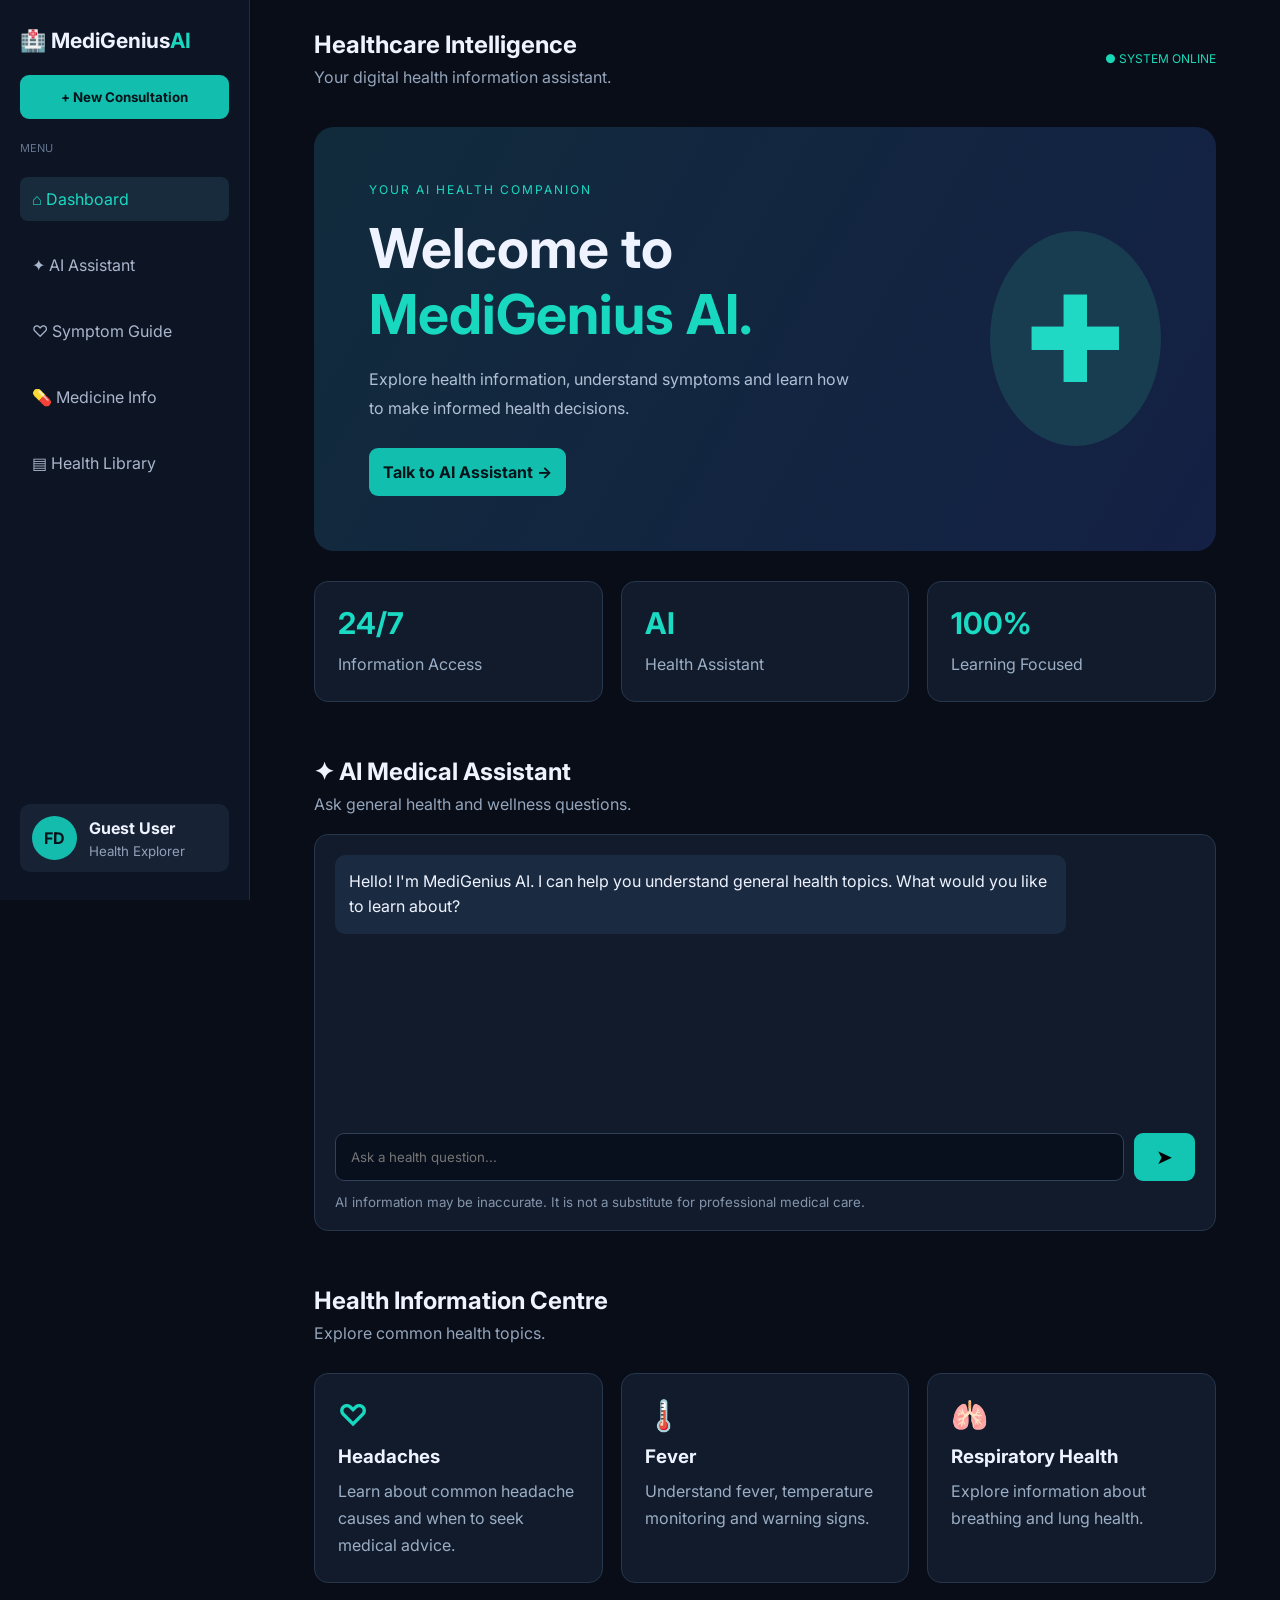
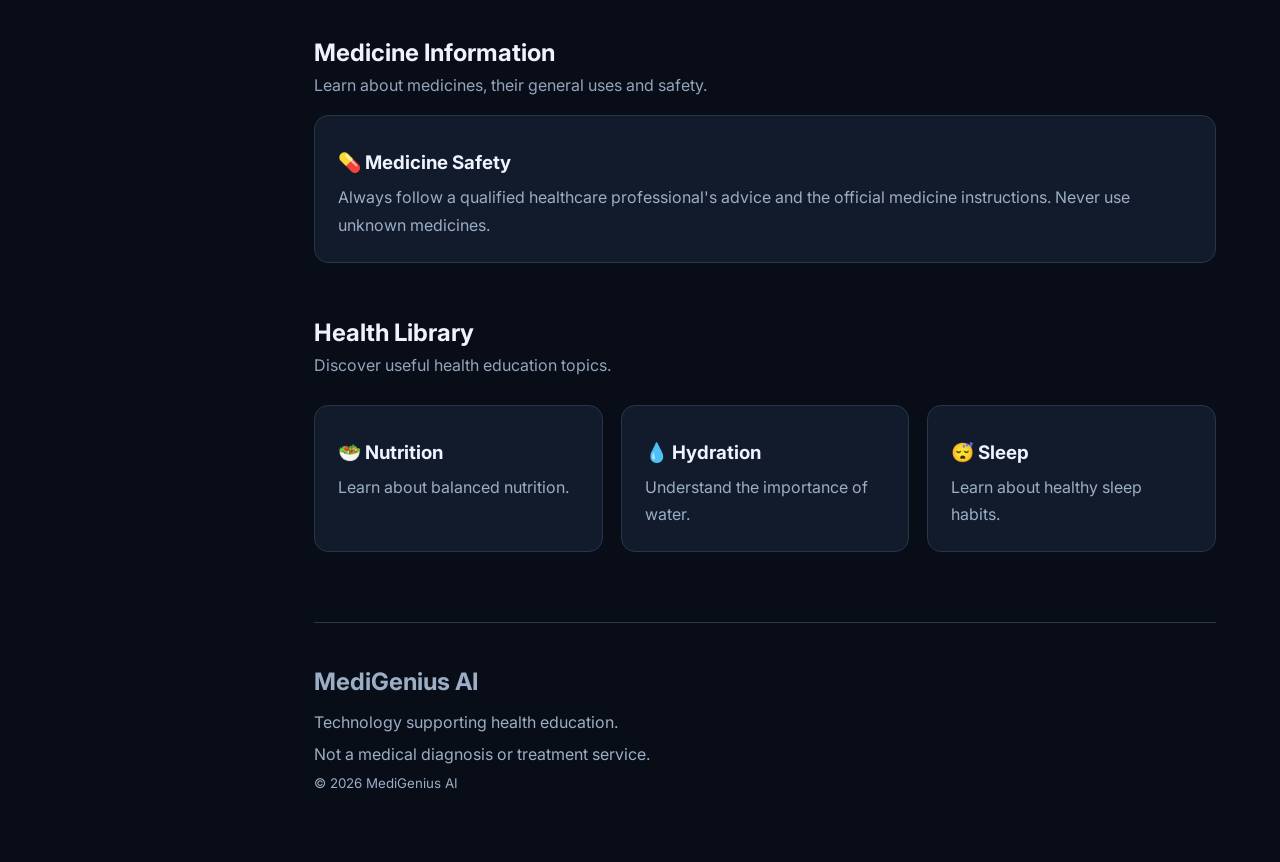
<file: index.html>
<html lang="en">
<head>
<meta charset="UTF-8">
<meta name="viewport" content="width=device-width, initial-scale=1.0">
<title>MediGenius AI | Smart Healthcare</title>
<link rel="stylesheet" href="style.css">
<link href="https://fonts.googleapis.com/css2?family=Inter:wght@400;500;600;700;800&display=swap" rel="stylesheet">
</head>
<body>

<aside class="sidebar">
    <h2>🏥 MediGenius<span>AI</span></h2>
    <button class="newchat" onclick="newChat()">+ New Consultation</button>

    <p class="side-title">MENU</p>
    <a class="active" href="#">⌂ Dashboard</a>
    <a href="#chat">✦ AI Assistant</a>
    <a href="#symptoms">♡ Symptom Guide</a>
    <a href="#medicines">💊 Medicine Info</a>
    <a href="#health">▤ Health Library</a>

    <div class="profile">
        <div class="avatar">FD</div>
        <div>
            <b>Guest User</b>
            <small>Health Explorer</small>
        </div>
    </div>
</aside>

<main>
<header>
    <div>
        <h2>Healthcare Intelligence</h2>
        <p>Your digital health information assistant.</p>
    </div>
    <div class="status">● SYSTEM ONLINE</div>
</header>

<section class="welcome">
    <div>
        <p class="tag">YOUR AI HEALTH COMPANION</p>
        <h1>Welcome to<br><span>MediGenius AI.</span></h1>
        <p>Explore health information, understand symptoms and learn how to make informed health decisions.</p>
        <a href="#chat" class="primary">Talk to AI Assistant →</a>
    </div>
    <div class="medical-icon">✚</div>
</section>

<section class="stats">
    <div class="stat"><h2>24/7</h2><p>Information Access</p></div>
    <div class="stat"><h2>AI</h2><p>Health Assistant</p></div>
    <div class="stat"><h2>100%</h2><p>Learning Focused</p></div>
</section>

<section id="chat" class="chat-section">
    <div class="section-heading">
        <h2>✦ AI Medical Assistant</h2>
        <p>Ask general health and wellness questions.</p>
    </div>

    <div class="chatbox">
        <div id="messages" class="messages">
            <div class="bot message">
                Hello! I'm MediGenius AI. I can help you understand general health topics. What would you like to learn about?
            </div>
        </div>

        <div class="chat-input">
            <input id="userInput" placeholder="Ask a health question..." />
            <button onclick="sendMessage()">➤</button>
        </div>
        <small>AI information may be inaccurate. It is not a substitute for professional medical care.</small>
    </div>
</section>

<section id="symptoms">
    <div class="section-heading">
        <h2>Health Information Centre</h2>
        <p>Explore common health topics.</p>
    </div>
    <div class="cards">
        <div class="card">
            <h2>♡</h2>
            <h3>Headaches</h3>
            <p>Learn about common headache causes and when to seek medical advice.</p>
        </div>
        <div class="card">
            <h2>🌡️</h2>
            <h3>Fever</h3>
            <p>Understand fever, temperature monitoring and warning signs.</p>
        </div>
        <div class="card">
            <h2>🫁</h2>
            <h3>Respiratory Health</h3>
            <p>Explore information about breathing and lung health.</p>
        </div>
    </div>
</section>

<section id="medicines">
    <div class="section-heading">
        <h2>Medicine Information</h2>
        <p>Learn about medicines, their general uses and safety.</p>
    </div>
    <div class="card">
        <h3>💊 Medicine Safety</h3>
        <p>Always follow a qualified healthcare professional's advice and the official medicine instructions. Never use unknown medicines.</p>
    </div>
</section>

<section id="health">
    <div class="section-heading">
        <h2>Health Library</h2>
        <p>Discover useful health education topics.</p>
    </div>
    <div class="cards">
        <div class="card"><h3>🥗 Nutrition</h3><p>Learn about balanced nutrition.</p></div>
        <div class="card"><h3>💧 Hydration</h3><p>Understand the importance of water.</p></div>
        <div class="card"><h3>😴 Sleep</h3><p>Learn about healthy sleep habits.</p></div>
    </div>
</section>

<footer>
    <h2>MediGenius AI</h2>
    <p>Technology supporting health education.</p>
    <p>Not a medical diagnosis or treatment service.</p>
    <small>© 2026 MediGenius AI</small>
</footer>

</main>
<script src="script.js"></script>
</body>
</html>
</file>
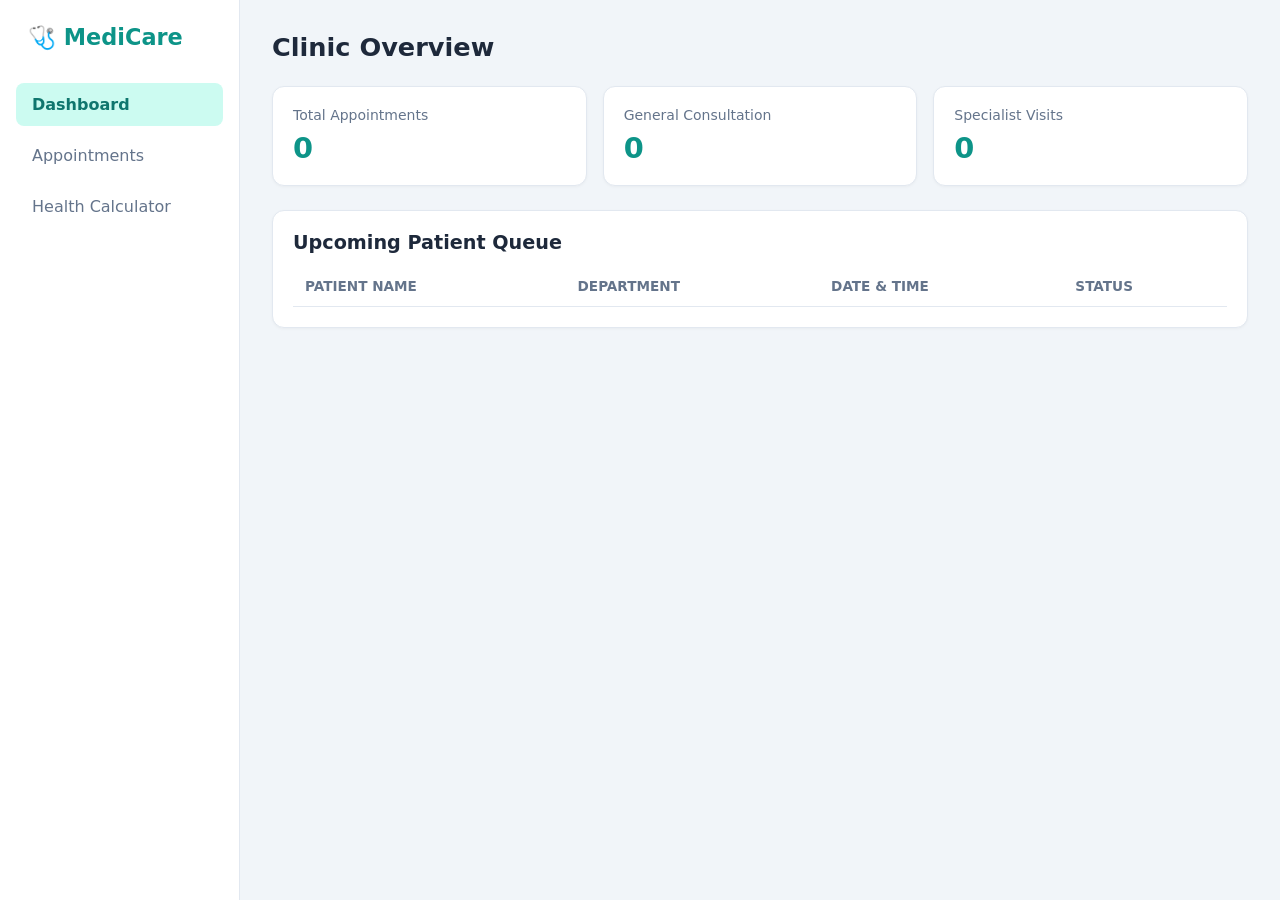
<file: dave.html>
<!DOCTYPE html>
<html lang="en">
<head>
  <meta charset="UTF-8">
  <meta name="viewport" content="width=device-width, initial-scale=1.0">
  <title>MediCare Clinic Portal</title>
  <style>
    :root {
      --primary: #0d9488;
      --primary-dark: #0f766e;
      --bg: #f1f5f9;
      --surface: #ffffff;
      --text: #1e293b;
      --muted: #64748b;
      --border: #e2e8f0;
      --danger: #ef4444;
      --success: #10b981;
    }

    * { box-sizing: border-box; margin: 0; padding: 0; font-family: system-ui, -apple-system, sans-serif; }
    body { background: var(--bg); color: var(--text); display: flex; min-height: 100vh; }

    /* Sidebar */
    .sidebar {
      width: 240px;
      background: var(--surface);
      border-right: 1px solid var(--border);
      padding: 24px 16px;
      display: flex;
      flex-direction: column;
      gap: 8px;
    }
    .logo { font-size: 1.4rem; font-weight: 700; color: var(--primary); margin-bottom: 24px; padding-left: 12px; }
    .nav-btn {
      background: none; border: none; text-align: left; padding: 12px 16px;
      border-radius: 8px; font-size: 1rem; color: var(--muted); cursor: pointer; font-weight: 500;
      transition: 0.2s;
    }
    .nav-btn:hover { background: #f8fafc; color: var(--primary); }
    .nav-btn.active { background: #ccfbf1; color: var(--primary-dark); font-weight: 600; }

    /* Main Content */
    .main { flex: 1; padding: 32px; max-width: 1100px; margin: 0 auto; }
    .header { display: flex; justify-content: space-between; align-items: center; margin-bottom: 24px; }
    h1 { font-size: 1.6rem; }

    /* Cards & Stats */
    .stats-grid { display: grid; grid-template-columns: repeat(auto-fit, minmax(200px, 1fr)); gap: 16px; margin-bottom: 24px; }
    .card { background: var(--surface); padding: 20px; border-radius: 12px; border: 1px solid var(--border); box-shadow: 0 1px 3px rgba(0,0,0,0.04); }
    .stat-title { font-size: 0.875rem; color: var(--muted); margin-bottom: 8px; }
    .stat-value { font-size: 1.8rem; font-weight: 700; color: var(--primary); }

    /* Forms */
    .form-grid { display: grid; grid-template-columns: repeat(auto-fit, minmax(200px, 1fr)); gap: 16px; margin-bottom: 16px; }
    .form-group { display: flex; flex-direction: column; gap: 6px; }
    label { font-size: 0.875rem; font-weight: 600; }
    input, select {
      padding: 10px 12px; border: 1px solid var(--border); border-radius: 8px; font-size: 0.95rem;
    }
    input:focus, select:focus { outline: 2px solid var(--primary); border-color: transparent; }
    .btn {
      background: var(--primary); color: white; border: none; padding: 10px 18px;
      border-radius: 8px; font-weight: 600; cursor: pointer; font-size: 0.95rem;
    }
    .btn:hover { background: var(--primary-dark); }
    .btn-danger { background: var(--danger); padding: 6px 12px; font-size: 0.85rem; }

    /* Table */
    table { width: 100%; border-collapse: collapse; margin-top: 12px; }
    th, td { text-align: left; padding: 12px; border-bottom: 1px solid var(--border); }
    th { color: var(--muted); font-size: 0.85rem; text-transform: uppercase; }
    .badge {
      padding: 4px 10px; border-radius: 20px; font-size: 0.8rem; font-weight: 600;
      background: #dcfce7; color: #166534;
    }

    /* Sections */
    .section { display: none; }
    .section.active { display: block; }

    /* BMI Result */
    .bmi-box { margin-top: 16px; padding: 16px; border-radius: 8px; background: #f8fafc; border-left: 4px solid var(--primary); }

    @media (max-width: 768px) {
      body { flex-direction: column; }
      .sidebar { width: 100%; flex-direction: row; overflow-x: auto; padding: 12px; }
      .logo { margin-bottom: 0; margin-right: 16px; }
    }
  </style>
</head>
<body>

  <!-- Navigation Sidebar -->
  <aside class="sidebar">
    <div class="logo">🩺 MediCare</div>
    <button class="nav-btn active" onclick="switchTab('dashboard', this)">Dashboard</button>
    <button class="nav-btn" onclick="switchTab('appointments', this)">Appointments</button>
    <button class="nav-btn" onclick="switchTab('calculator', this)">Health Calculator</button>
  </aside>

  <!-- Main Workspace -->
  <main class="main">
    
    <!-- 1. DASHBOARD SECTION -->
    <section id="dashboard" class="section active">
      <div class="header">
        <h1>Clinic Overview</h1>
        <span id="today-date" style="color: var(--muted); font-weight: 500;"></span>
      </div>

      <div class="stats-grid">
        <div class="card">
          <div class="stat-title">Total Appointments</div>
          <div class="stat-value" id="stat-total">0</div>
        </div>
        <div class="card">
          <div class="stat-title">General Consultation</div>
          <div class="stat-value" id="stat-general">0</div>
        </div>
        <div class="card">
          <div class="stat-title">Specialist Visits</div>
          <div class="stat-value" id="stat-specialist">0</div>
        </div>
      </div>

      <div class="card">
        <h2 style="margin-bottom: 12px; font-size: 1.2rem;">Upcoming Patient Queue</h2>
        <table>
          <thead>
            <tr>
              <th>Patient Name</th>
              <th>Department</th>
              <th>Date & Time</th>
              <th>Status</th>
            </tr>
          </thead>
          <tbody id="dashboard-table"></tbody>
        </table>
      </div>
    </section>

    <!-- 2. APPOINTMENTS SECTION -->
    <section id="appointments" class="section">
      <div class="header">
        <h1>Manage Appointments</h1>
      </div>

      <div class="card" style="margin-bottom: 24px;">
        <h2 style="margin-bottom: 16px; font-size: 1.2rem;">Book New Appointment</h2>
        <form id="booking-form">
          <div class="form-grid">
            <div class="form-group">
              <label>Patient Full Name</label>
              <input type="text" id="p-name" placeholder="e.g., Jane Mwangi" required>
            </div>
            <div class="form-group">
              <label>Phone Number</label>
              <input type="tel" id="p-phone" placeholder="e.g., 0712 345 678" required>
            </div>
            <div class="form-group">
              <label>Department</label>
              <select id="p-dept">
                <option value="General Consultation">General Consultation</option>
                <option value="Pediatrics">Pediatrics</option>
                <option value="Dental">Dental</option>
                <option value="Maternity">Maternity</option>
              </select>
            </div>
            <div class="form-group">
              <label>Appointment Date</label>
              <input type="date" id="p-date" required>
            </div>
          </div>
          <button type="submit" class="btn">Confirm Booking</button>
        </form>
      </div>

      <div class="card">
        <h2 style="margin-bottom: 12px; font-size: 1.2rem;">All Scheduled Patients</h2>
        <table>
          <thead>
            <tr>
              <th>Patient</th>
              <th>Phone</th>
              <th>Department</th>
              <th>Date</th>
              <th>Action</th>
            </tr>
          </thead>
          <tbody id="appointments-table"></tbody>
        </table>
      </div>
    </section>

    <!-- 3. HEALTH CALCULATOR SECTION -->
    <section id="calculator" class="section">
      <div class="header">
        <h1>Patient BMI & Vitals Tool</h1>
      </div>

      <div class="card" style="max-width: 500px;">
        <div class="form-grid">
          <div class="form-group">
            <label>Weight (kg)</label>
            <input type="number" id="weight" placeholder="70" step="0.1">
          </div>
          <div class="form-group">
            <label>Height (cm)</label>
            <input type="number" id="height" placeholder="175">
          </div>
        </div>
        <button class="btn" onclick="calculateBMI()">Calculate BMI</button>

        <div id="bmi-result" class="bmi-box" style="display: none;"></div>
      </div>
    </section>

  </main>

  <script>
    // Display current date
    document.getElementById('today-date').textContent = new Date().toDateString();

    // Load saved appointments from localStorage or use sample data
    let appointments = JSON.parse(localStorage.getItem('medicare_appts')) || [
      { id: 1, name: "David Ochieng", phone: "0711 223 344", dept: "General Consultation", date: "2026-11-22" },
      { id: 2, name: "Grace Auma", phone: "0722 998 877", dept: "Maternity", date: "2026-11-23" }
    ];

    // Switch Navigation Tabs
    function switchTab(tabId, btn) {
      document.querySelectorAll('.section').forEach(sec => sec.classList.remove('active'));
      document.querySelectorAll('.nav-btn').forEach(b => b.classList.remove('active'));
      document.getElementById(tabId).classList.add('active');
      btn.classList.add('active');
    }

    // Render Tables & Stats
    function renderApp() {
      localStorage.setItem('medicare_appts', JSON.stringify(appointments));

      const dashTable = document.getElementById('dashboard-table');
      const apptTable = document.getElementById('appointments-table');
      dashTable.innerHTML = '';
      apptTable.innerHTML = '';

      let generalCount = 0;
      let specialistCount = 0;

      appointments.forEach(appt => {
        if (appt.dept === 'General Consultation') generalCount++;
        else specialistCount++;

        dashTable.innerHTML += `
          <tr>
            <td><strong>${appt.name}</strong></td>
            <td>${appt.dept}</td>
            <td>${appt.date}</td>
            <td><span class="badge">Scheduled</span></td>
          </tr>
        `;

        apptTable.innerHTML += `
          <tr>
            <td>${appt.name}</td>
            <td>${appt.phone}</td>
            <td>${appt.dept}</td>
            <td>${appt.date}</td>
            <td><button class="btn btn-danger" onclick="deleteAppt(${appt.id})">Cancel</button></td>
          </tr>
</file>
<file: style.css>
* {
    margin: 0;
    padding: 0;
    box-sizing: border-box;
    font-family: 'Inter', sans-serif;
    scroll-behavior: smooth;
}

body {
    background: #080d18;
    color: #eef3ff;
}

.sidebar {
    position: fixed;
    width: 250px;
    height: 100vh;
    background: #0d1423;
    padding: 28px 20px;
    border-right: 1px solid #202c40;
    display: flex;
    flex-direction: column;
    gap: 22px;
}

.sidebar h2 {
    font-size: 21px;
}

.sidebar h2 span, .welcome span {
    color: #19d8c0;
}

.newchat, .primary {
    background: #12bfae;
    color: #06131a;
    border: none;
    padding: 14px;
    border-radius: 9px;
    font-weight: 700;
    cursor: pointer;
    text-decoration: none;
    display: inline-block;
}

.sidebar a {
    text-decoration: none;
    color: #a9b6cc;
    padding: 12px;
    border-radius: 8px;
}

.sidebar a:hover, .sidebar a.active {
    background: #172b3c;
    color: #1bd9c1;
}

.side-title {
    font-size: 11px;
    color: #64758f;
}

.profile {
    margin-top: auto;
    display: flex;
    align-items: center;
    gap: 12px;
    padding: 12px;
    background: #172235;
    border-radius: 10px;
}

.avatar {
    background: #14bcae;
    color: #07131b;
    padding: 12px;
    border-radius: 50%;
    font-weight: bold;
}

.profile small {
    display: block;
    color: #91a0b6;
    margin-top: 5px;
}

main {
    margin-left: 250px;
    padding: 30px 5%;
}

header {
    display: flex;
    justify-content: space-between;
    align-items: center;
}

header p, .section-heading p {
    color: #94a4ba;
    margin-top: 8px;
}

.status {
    color: #19d8b7;
    font-size: 12px;
}

.welcome {
    margin-top: 40px;
    padding: 55px;
    min-height: 310px;
    border-radius: 20px;
    background: linear-gradient(120deg, #112b3c, #142044);
    display: flex;
    align-items: center;
    justify-content: space-between;
}

.tag {
    color: #1bdac3;
    font-size: 12px;
    letter-spacing: 2px;
}

.welcome h1 {
    font-size: clamp(35px, 5vw, 55px);
    margin: 18px 0;
}

.welcome p:not(.tag) {
    color: #b1c0d5;
    max-width: 480px;
    line-height: 1.8;
    margin-bottom: 25px;
}

.medical-icon {
    font-size: 120px;
    color: #20d9c5;
    background: #183c50;
    padding: 35px;
    border-radius: 50%;
}

.stats, .cards {
    display: grid;
    grid-template-columns: repeat(3, 1fr);
    gap: 18px;
    margin-top: 30px;
}

.stat, .card, .chatbox {
    background: #111b2c;
    border: 1px solid #26364b;
    border-radius: 14px;
    padding: 23px;
}

.stat h2 {
    color: #1bdac3;
    font-size: 30px;
}

.stat p, .card p {
    color: #9baec5;
    margin-top: 10px;
    line-height: 1.7;
}

section {
    margin-top: 55px;
}

.section-heading {
    margin-bottom: 20px;
}

.card h2 {
    color: #19d8c0;
    font-size: 30px;
}

.card h3 {
    margin-top: 12px;
}

.card:hover {
    border-color: #19d8c0;
    transform: translateY(-4px);
    transition: .3s;
}

.chatbox {
    padding: 20px;
}

.messages {
    height: 260px;
    overflow-y: auto;
    display: flex;
    flex-direction: column;
    gap: 12px;
    margin-bottom: 18px;
}

.message {
    padding: 14px;
    border-radius: 10px;
    max-width: 85%;
    line-height: 1.6;
}

.bot {
    background: #1a2a40;
    align-self: flex-start;
}

.user {
    background: #087e78;
    align-self: flex-end;
}

.chat-input {
    display: flex;
    gap: 10px;
}

.chat-input input {
    flex: 1;
    background: #080f1d;
    border: 1px solid #314158;
    color: white;
    padding: 15px;
    border-radius: 9px;
    outline: none;
}

.chat-input button {
    background: #13c5b3;
    border: none;
    border-radius: 9px;
    padding: 0 22px;
    cursor: pointer;
    font-size: 20px;
}

.chatbox > small {
    display: block;
    color: #8495ab;
    margin-top: 13px;
}

footer {
    margin-top: 70px;
    padding: 35px 0;
    border-top: 1px solid #26364b;
    color: #9baec5;
    line-height: 2;
}

@media(max-width:850px) {
    .sidebar {
        position: relative;
        width: 100%;
        height: auto;
    }

    .profile {
        margin-top: 0;
    }

    main {
        margin-left: 0;
        padding: 22px;
    }

    .stats, .cards {
        grid-template-columns: 1fr;
    }

    .welcome {
        padding: 30px;
    }

    .medical-icon {
        display: none;
    }

    header {
        gap: 15px;
        flex-wrap: wrap;
    }
}
</file>
